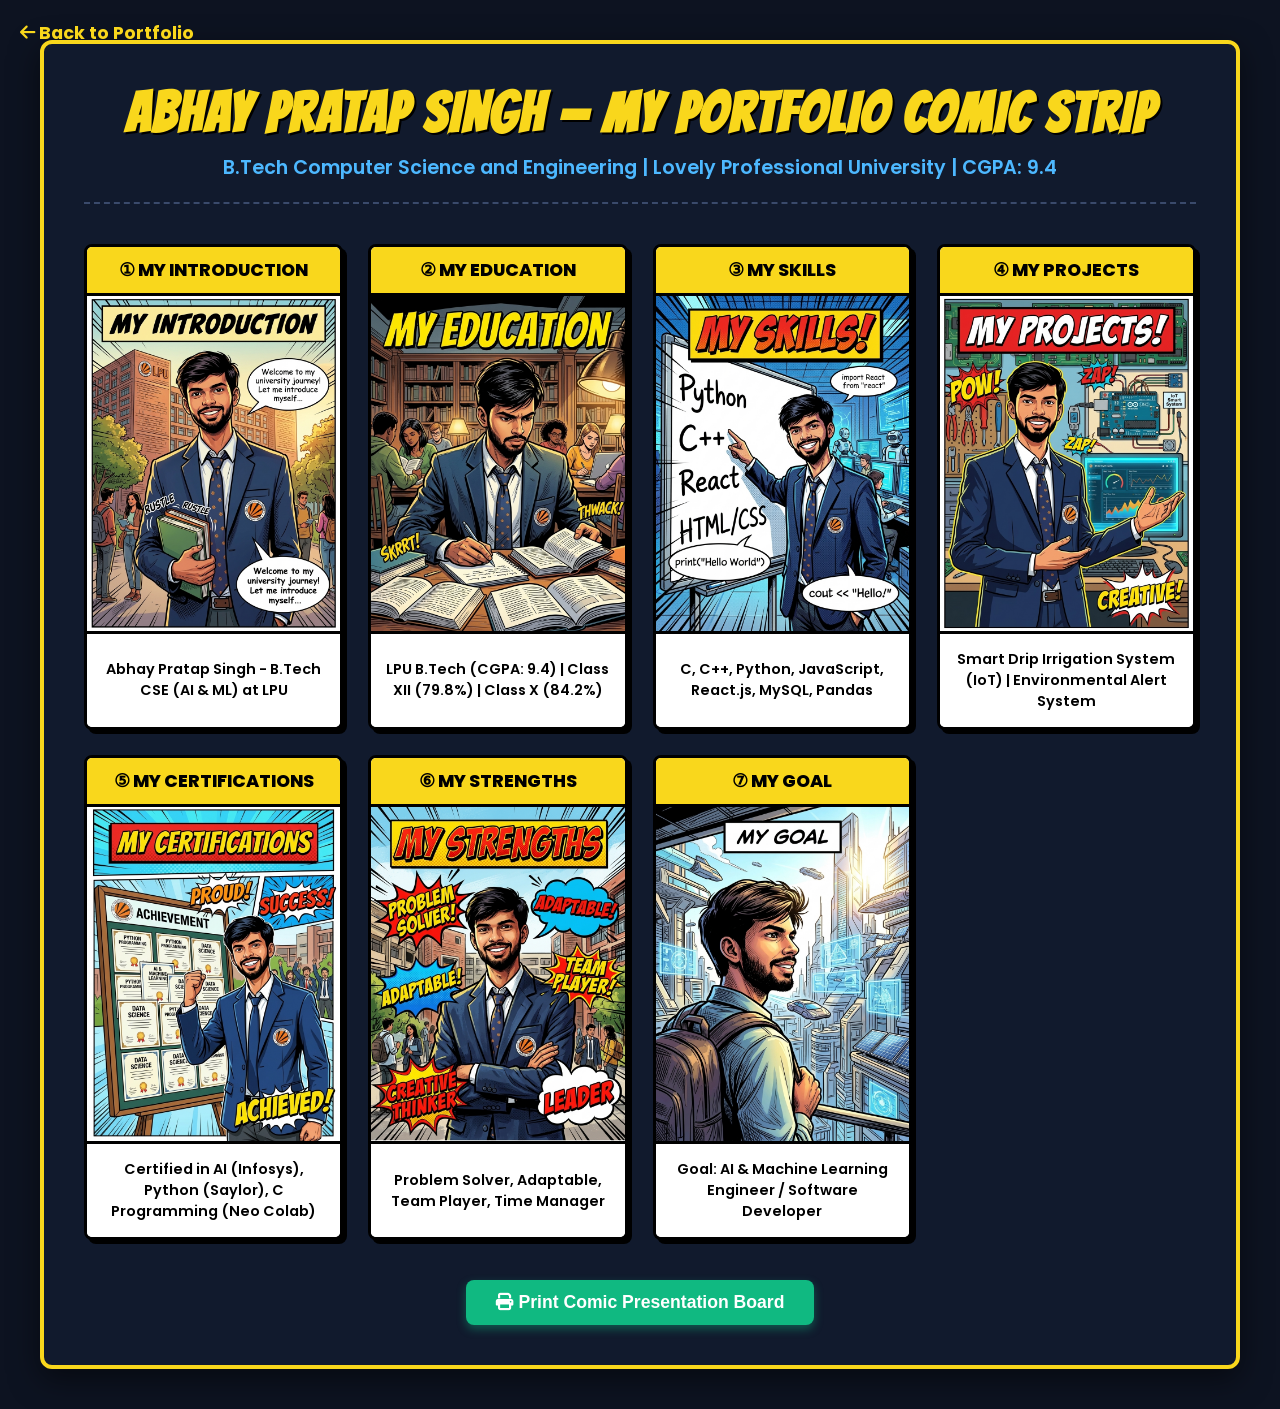
<file: comic.html>
<!DOCTYPE html>
<html lang="en">
<head>
    <meta charset="UTF-8">
    <meta name="viewport" content="width=device-width, initial-scale=1.0">
    <title>Abhay Pratap Singh - Comic Presentation</title>
    <link href="https://fonts.googleapis.com/css2?family=Bangers&family=Poppins:wght@400;600;800&display=swap" rel="stylesheet">
    <link rel="stylesheet" href="https://cdnjs.cloudflare.com/ajax/libs/font-awesome/6.4.0/css/all.min.css">
    <style>
        * { margin: 0; padding: 0; box-sizing: border-box; }
        body { background-color: #0d1321; font-family: 'Poppins', sans-serif; color: white; min-height: 100vh; padding: 40px 20px; }
        .comic-board { max-width: 1200px; margin: 0 auto; border: 4px solid #f9d71c; border-radius: 12px; padding: 40px; background-color: #111a2d; box-shadow: 0 10px 30px rgba(0, 0, 0, 0.5); }
        .header { text-align: center; margin-bottom: 40px; border-bottom: 2px dashed #3a4a6b; padding-bottom: 20px; }
        .header h1 { font-family: 'Bangers', cursive; color: #f9d71c; font-size: 3.5rem; letter-spacing: 2px; text-shadow: 2px 2px 0px #000; margin-bottom: 10px; }
        .header p { color: #4db8ff; font-size: 1.2rem; font-weight: 600; }
        .comic-grid { display: grid; grid-template-columns: repeat(auto-fill, minmax(250px, 1fr)); gap: 25px; margin-bottom: 40px; }
        .comic-panel { background: white; border-radius: 8px; overflow: hidden; display: flex; flex-direction: column; border: 3px solid #000; box-shadow: 4px 4px 0px #000; transition: transform 0.2s ease; }
        .comic-panel:hover { transform: translateY(-5px); }
        .panel-header { background-color: #f9d71c; color: #000; font-weight: 800; text-align: center; padding: 10px; font-size: 1.1rem; border-bottom: 3px solid #000; }
        .panel-image { width: 100%; aspect-ratio: 3/4; object-fit: cover; border-bottom: 3px solid #000; }
        .panel-footer { padding: 15px; background-color: white; color: #000; text-align: center; font-size: 0.9rem; font-weight: 600; flex-grow: 1; display: flex; align-items: center; justify-content: center; }
        .btn-print { display: block; width: fit-content; margin: 0 auto; background-color: #10b981; color: white; border: none; padding: 12px 30px; font-size: 1.1rem; font-weight: bold; border-radius: 8px; cursor: pointer; box-shadow: 0 4px 10px rgba(16, 185, 129, 0.4); transition: background 0.2s; text-decoration: none; }
        .btn-print:hover { background-color: #059669; }
        .btn-back { position: absolute; top: 20px; left: 20px; color: #f9d71c; text-decoration: none; font-weight: bold; font-size: 1.1rem; }
        .btn-back:hover { text-decoration: underline; }
        @media (max-width: 768px) { .comic-board { padding: 20px; } .header h1 { font-size: 2.5rem; } }
        @media print { body { background: white; padding: 0; } .comic-board { border: none; box-shadow: none; max-width: 100%; padding: 0; background: white; } .btn-print, .btn-back { display: none; } .header h1 { color: #000; text-shadow: none; } .comic-grid { page-break-inside: avoid; } }
    </style>
</head>
<body>
    <a href="index.html" class="btn-back"><i class="fas fa-arrow-left"></i> Back to Portfolio</a>
    <div class="comic-board">
        <div class="header">
            <h1>ABHAY PRATAP SINGH — MY PORTFOLIO COMIC STRIP</h1>
            <p>B.Tech Computer Science and Engineering | Lovely Professional University | CGPA: 9.4</p>
        </div>
        <div class="comic-grid">
            <div class="comic-panel"><div class="panel-header">① MY INTRODUCTION</div><img src="comics/1_introduction.jpg" alt="Introduction" class="panel-image"><div class="panel-footer">Abhay Pratap Singh - B.Tech CSE (AI & ML) at LPU</div></div>
            <div class="comic-panel"><div class="panel-header">② MY EDUCATION</div><img src="comics/2_education.jpg" alt="Education" class="panel-image"><div class="panel-footer">LPU B.Tech (CGPA: 9.4) | Class XII (79.8%) | Class X (84.2%)</div></div>
            <div class="comic-panel"><div class="panel-header">③ MY SKILLS</div><img src="comics/3_skills.jpg" alt="Skills" class="panel-image"><div class="panel-footer">C, C++, Python, JavaScript, React.js, MySQL, Pandas</div></div>
            <div class="comic-panel"><div class="panel-header">④ MY PROJECTS</div><img src="comics/4_projects.jpg" alt="Projects" class="panel-image"><div class="panel-footer">Smart Drip Irrigation System (IoT) | Environmental Alert System</div></div>
            <div class="comic-panel"><div class="panel-header">⑤ MY CERTIFICATIONS</div><img src="comics/5_certifications.jpg" alt="Certifications" class="panel-image"><div class="panel-footer">Certified in AI (Infosys), Python (Saylor), C Programming (Neo Colab)</div></div>
            <div class="comic-panel"><div class="panel-header">⑥ MY STRENGTHS</div><img src="comics/6_strengths.jpg" alt="Strengths" class="panel-image"><div class="panel-footer">Problem Solver, Adaptable, Team Player, Time Manager</div></div>
            <div class="comic-panel"><div class="panel-header">⑦ MY GOAL</div><img src="comics/7_goal.jpg" alt="Goal" class="panel-image"><div class="panel-footer">Goal: AI & Machine Learning Engineer / Software Developer</div></div>
        </div>
        <button class="btn-print" onclick="window.print()"><i class="fas fa-print"></i> Print Comic Presentation Board</button>
    </div>
</body>
</html>
</file>
